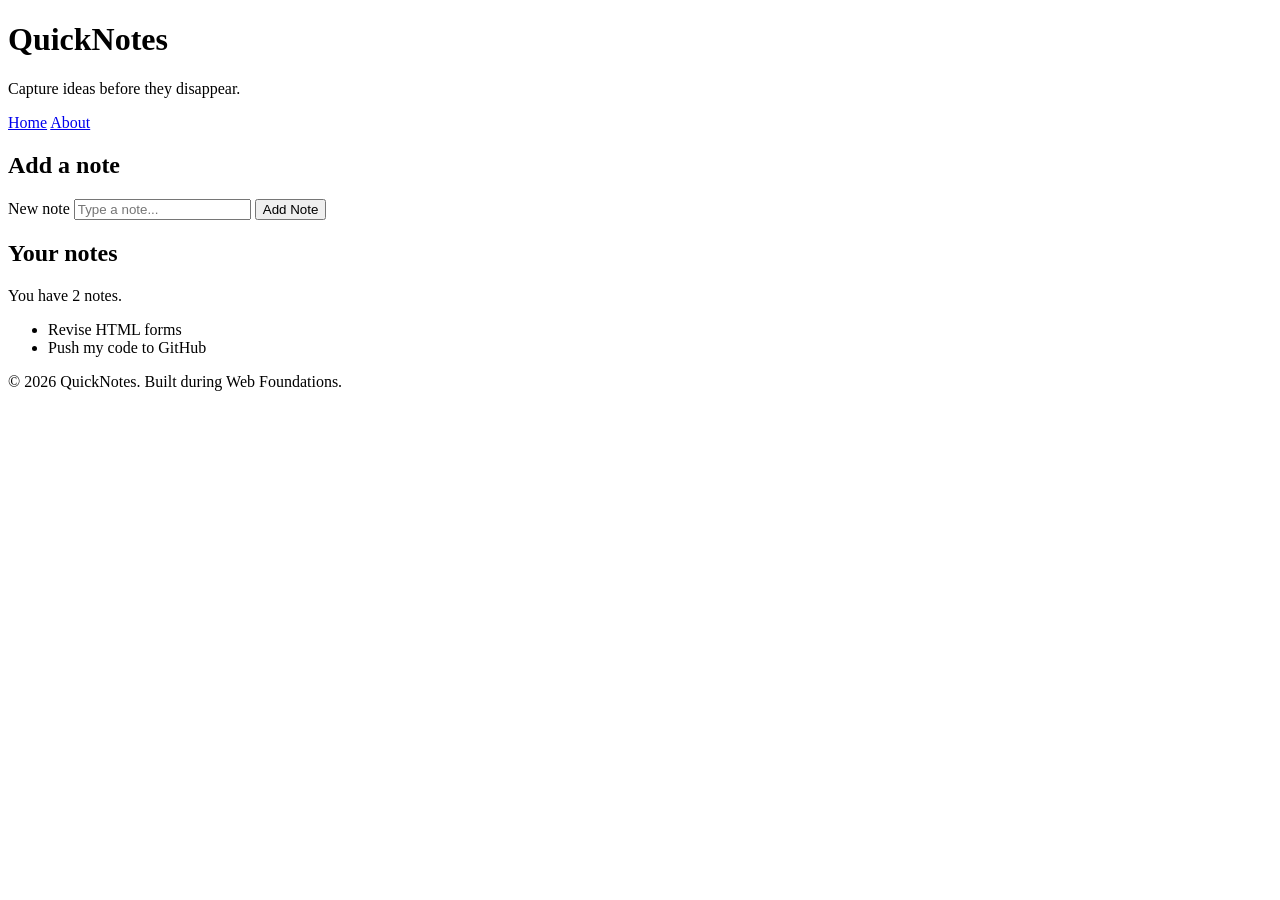
<file: day 1/index.html>
<!DOCTYPE html>
<html lang="en">
  <head>
    <meta charset="UTF-8" />
    <meta name="viewport" content="width=device-width, initial-scale=1.0" />
    <title>QuickNotes</title>
  </head>
  <body>
    <header>
      <h1>QuickNotes</h1>
      <p>Capture ideas before they disappear.</p>
      <nav>
        <a href="index.html">Home</a>
        <a href="about.html">About</a>
      </nav>
    </header>
 
    <main>
      <section>
        <h2>Add a note</h2>
        <form id="note-form">
          <label for="note-input">New note</label>
          <input type="text" id="note-input" placeholder="Type a note..." />
          <button type="submit">Add Note</button>
        </form>
      </section>
 
      <section>
        <h2>Your notes</h2>
        <p id="note-count">You have 2 notes.</p>
        <ul id="notes-list">
          <li>Revise HTML forms</li>
          <li>Push my code to GitHub</li>
        </ul>
      </section>
    </main>
 
    <footer>
      <p>&copy; 2026 QuickNotes. Built during Web Foundations.</p>
    </footer>
  </body>
</html>
</file>
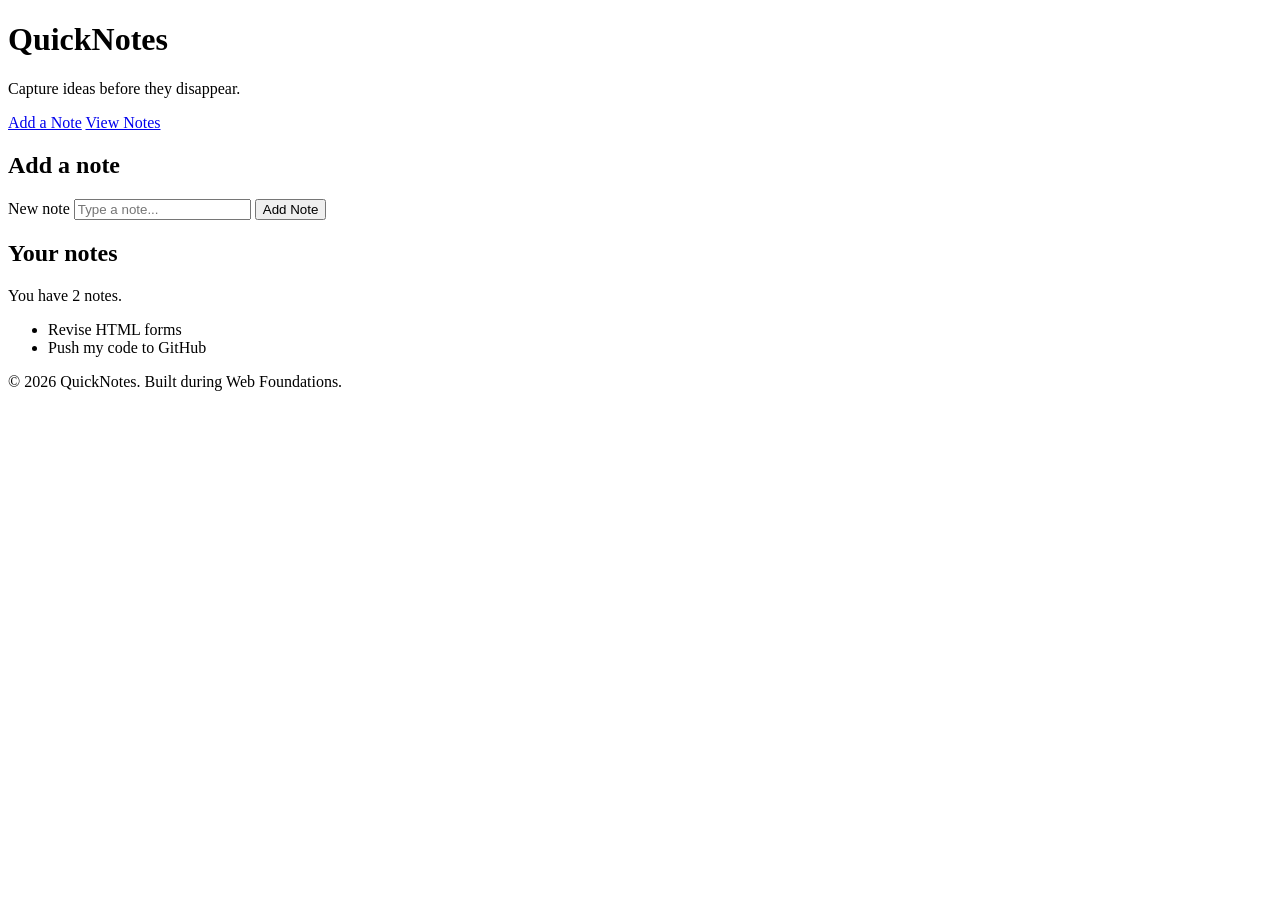
<file: day-1/index.html>
<!DOCTYPE html>
<html lang="en">
  <head>
    <meta charset="UTF-8" />
    <meta name="viewport" content="width=device-width, initial-scale=1.0" />
    <title>QuickNotes</title>
  </head>
  <body>
    <header>
      <h1>QuickNotes</h1>
      <p>Capture ideas before they disappear.</p>
      <nav>
        <a href="index.html">Add a Note</a>
        <a href="about.html">View Notes</a>
      </nav>
    </header>
 
    <main>
      <section>
        <h2>Add a note</h2>
        <form id="note-form">
          <label for="note-input">New note</label>
          <input type="text" id="note-input" placeholder="Type a note..." />
          <button type="submit">Add Note</button>
        </form>
      </section>
 
      <section>
        <h2>Your notes</h2>
        <p id="note-count">You have 2 notes.</p>
        <ul id="notes-list">
          <li>Revise HTML forms</li>
          <li>Push my code to GitHub</li>
        </ul>
      </section>
    </main>
 
    <footer>
      <p>&copy; 2026 QuickNotes. Built during Web Foundations.</p>
    </footer>
  </body>
</html>
</file>
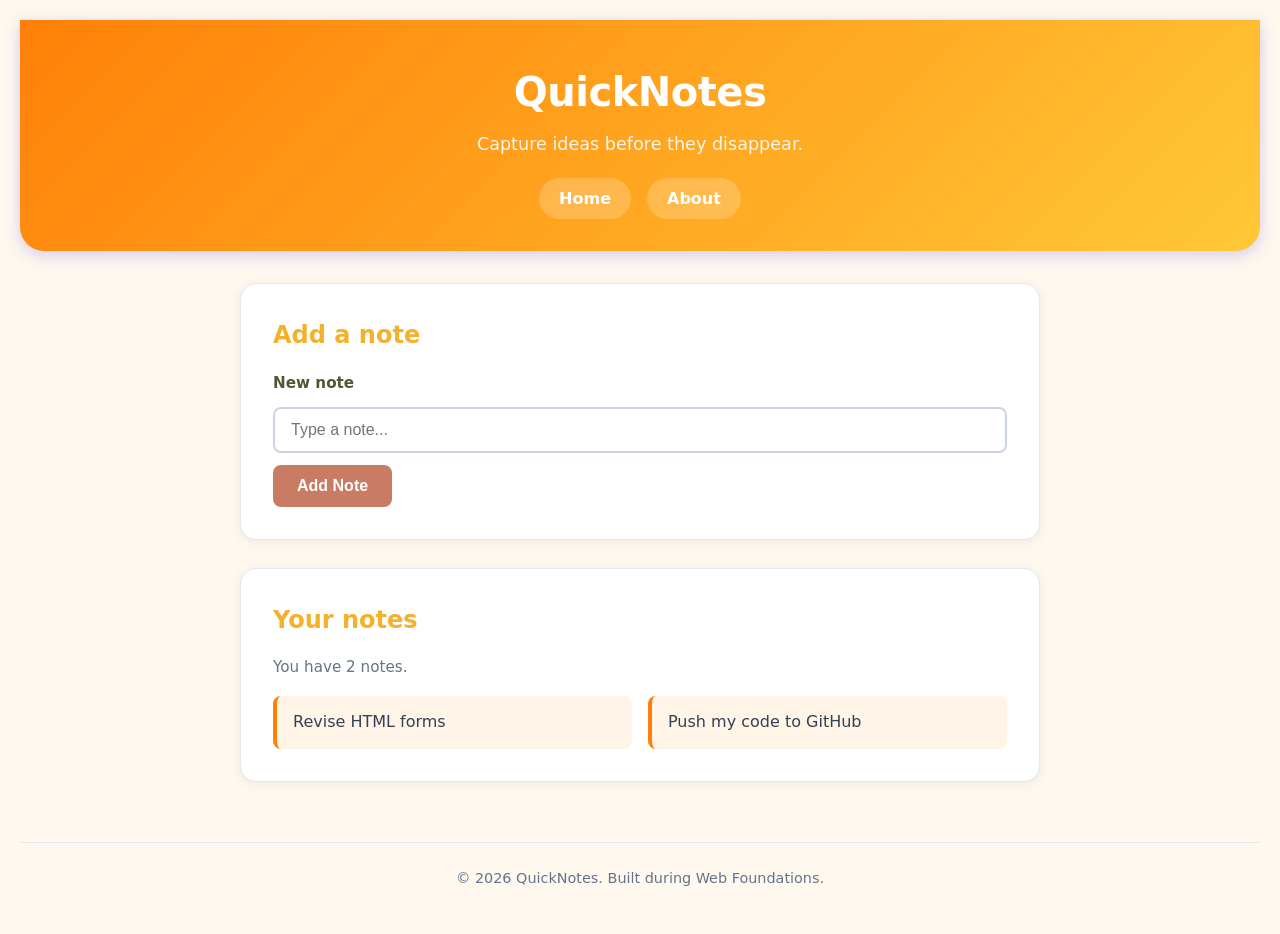
<file: day-2/index.html>
<!DOCTYPE html>
<html lang="en">
  <head>
    <meta charset="UTF-8" />
    <meta name="viewport" content="width=device-width, initial-scale=1.0" />
    <title>QuickNotes</title>
    <link rel="stylesheet" href="styles.css" />
  </head>
  <body>
    <header>
      <h1>QuickNotes</h1>
      <p>Capture ideas before they disappear.</p>
      <nav>
        <a href="index.html">Home</a>
        <a href="about.html">About</a>
      </nav>
    </header>
 
    <main>
      <section>
        <h2>Add a note</h2>
        <form id="note-form">
          <label for="note-input">New note</label>
          <input type="text" id="note-input" placeholder="Type a note..." />
          <button type="submit">Add Note</button>
        </form>
      </section>
 
      <section>
        <h2>Your notes</h2>
        <p id="note-count">You have 2 notes.</p>
        <ul id="notes-list">
          <li>Revise HTML forms</li>
          <li>Push my code to GitHub</li>
        </ul>
      </section>
    </main>
 
    <footer>
      <p>&copy; 2026 QuickNotes. Built during Web Foundations.</p>
    </footer>
  </body>
</html>
</file>
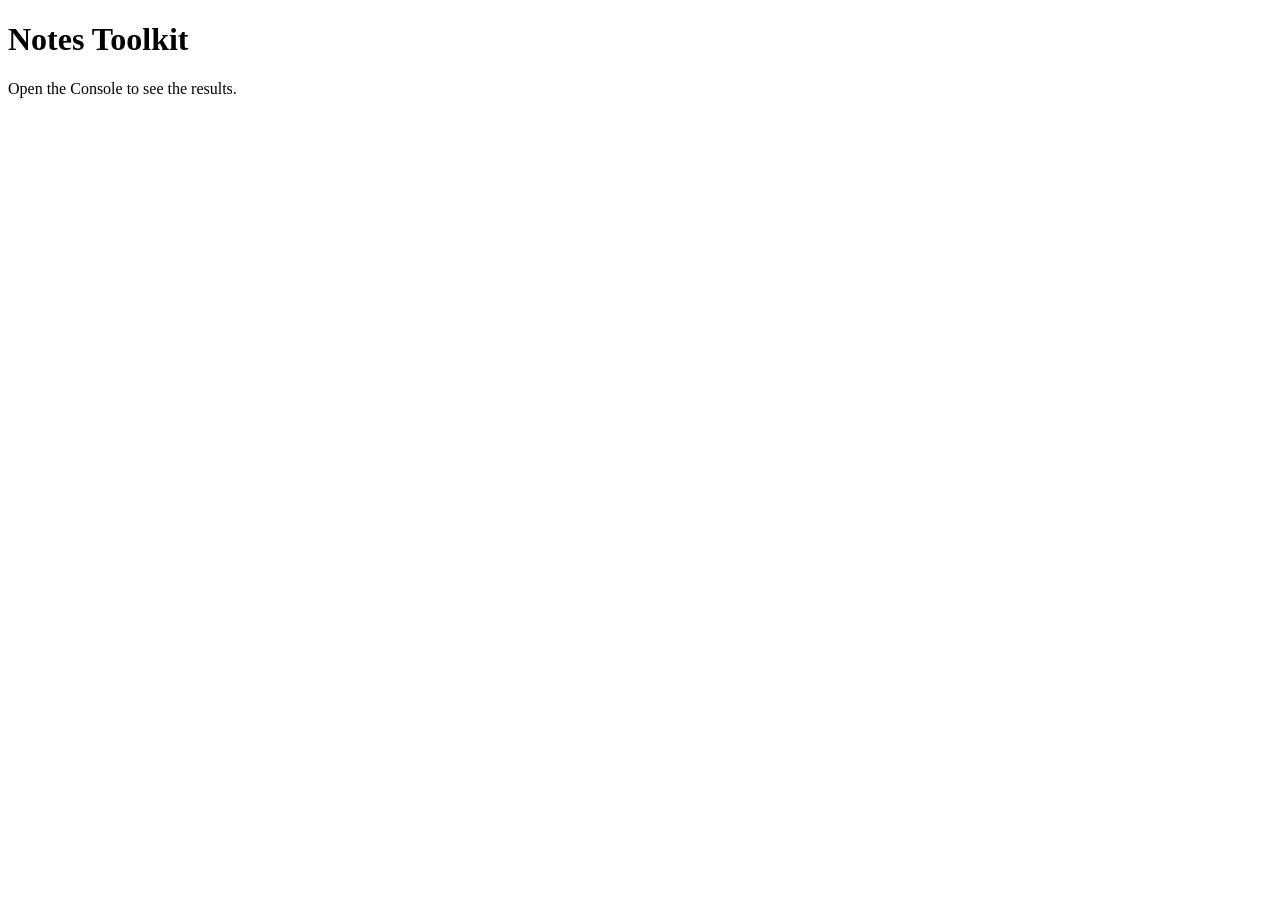
<file: day-3/index.html>
<!DOCTYPE html>
<html lang="en">
<head>
  <meta charset="UTF-8" />
  <meta name="viewport" content="width=device-width, initial-scale=1.0" />
  <title>Notes Toolkit</title>
</head>
<body>
  <h1>Notes Toolkit</h1>
  <p>Open the Console to see the results.</p>
  <script src="script.js" defer></script>
</body>
</html>
</file>
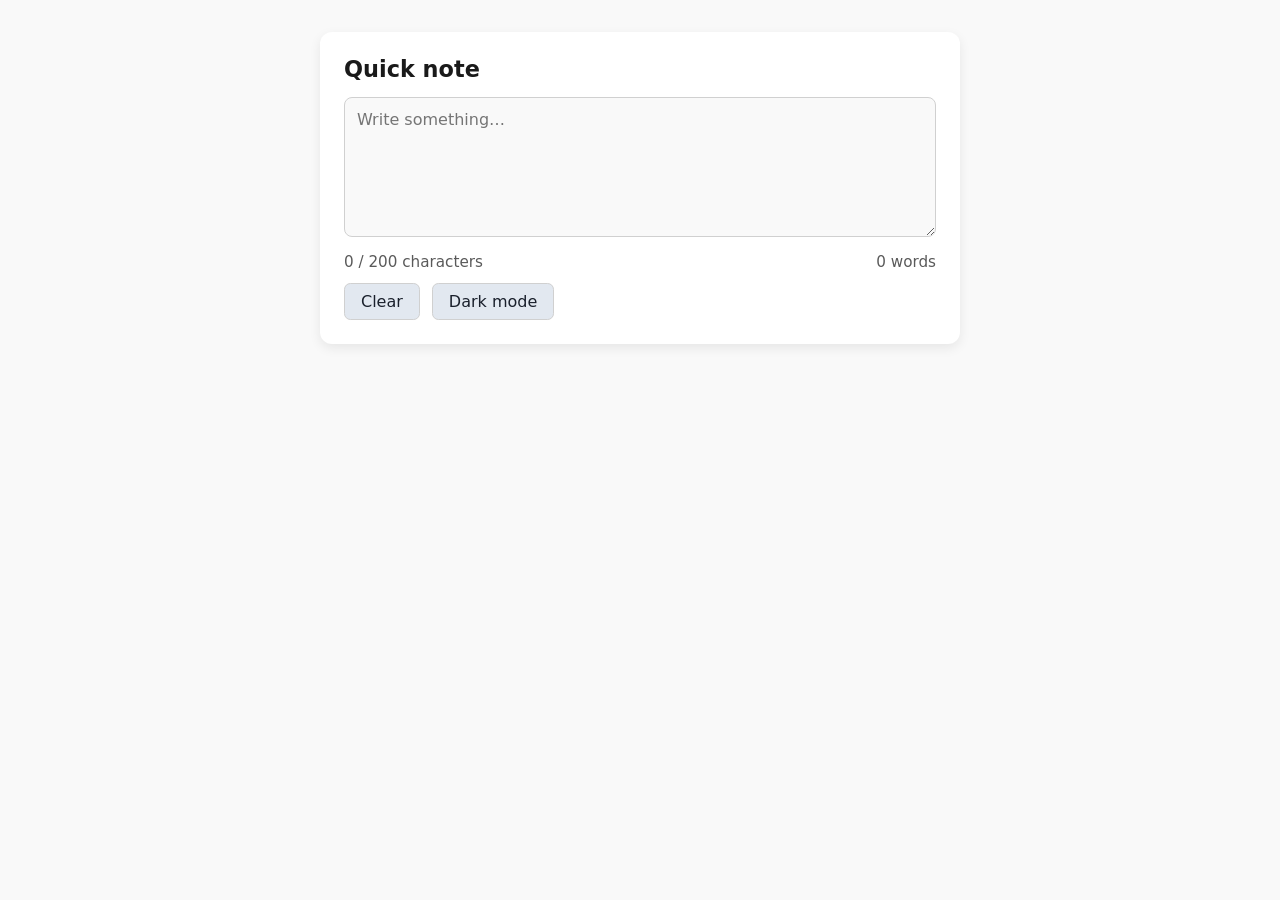
<file: day-4/index.html>
<!DOCTYPE html>
<html lang="en">
<head>
  <meta charset="UTF-8">
  <meta name="viewport" content="width=device-width, initial-scale=1.0">
  <title>Note · draft counter</title>
  <link rel="stylesheet" href="style.css">
  <script src="script.js" defer></script>
</head>
<body>
  <main class="app">
    <h1>Quick note</h1>

    <textarea id="note-text" placeholder="Write something…" rows="6"></textarea>

    <div class="counter-row">
      <p id="char-count" aria-live="polite">0 / 200 characters</p>
      <p id="word-count" aria-live="polite">0 words</p>
    </div>

    <div class="button-group">
      <button id="clear-btn" type="button">Clear</button>
      <button id="theme-toggle" type="button">Dark mode</button>
    </div>
  </main>
</body>
</html>
</file>
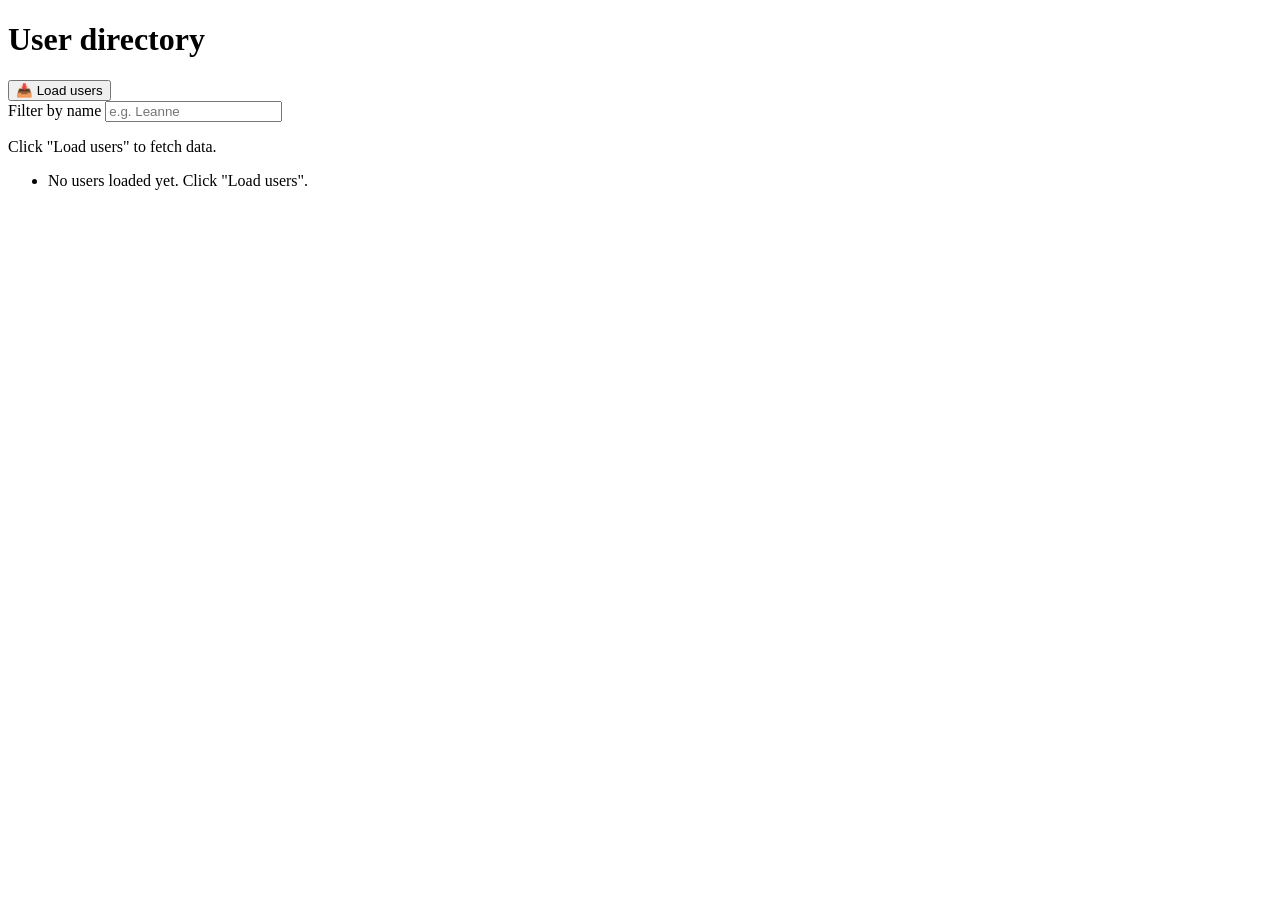
<file: day-5/index.html>
<!DOCTYPE html>
<html lang="en">
<head>
  <meta charset="UTF-8">
  <meta name="viewport" content="width=device-width, initial-scale=1.0">
  <title> Users & Filter </title>

</head>
<body>
  <div class="card">
    <h1>User directory</h1>

    <div class="toolbar">
      <button id="load-users" type="button">📥 Load users</button>
      <div class="filter-wrapper">
        <label for="filter-input">Filter by name</label>
        <input id="filter-input" type="text" placeholder="e.g. Leanne" autocomplete="off" />
      </div>
    </div>

    <p id="status">Click "Load users" to fetch data.</p>

    <ul id="users-list"></ul>
  </div>

  <!-- defer loads after HTML parsing -->
  <script src="users.js" defer></script>
</body>
</html>
</file>
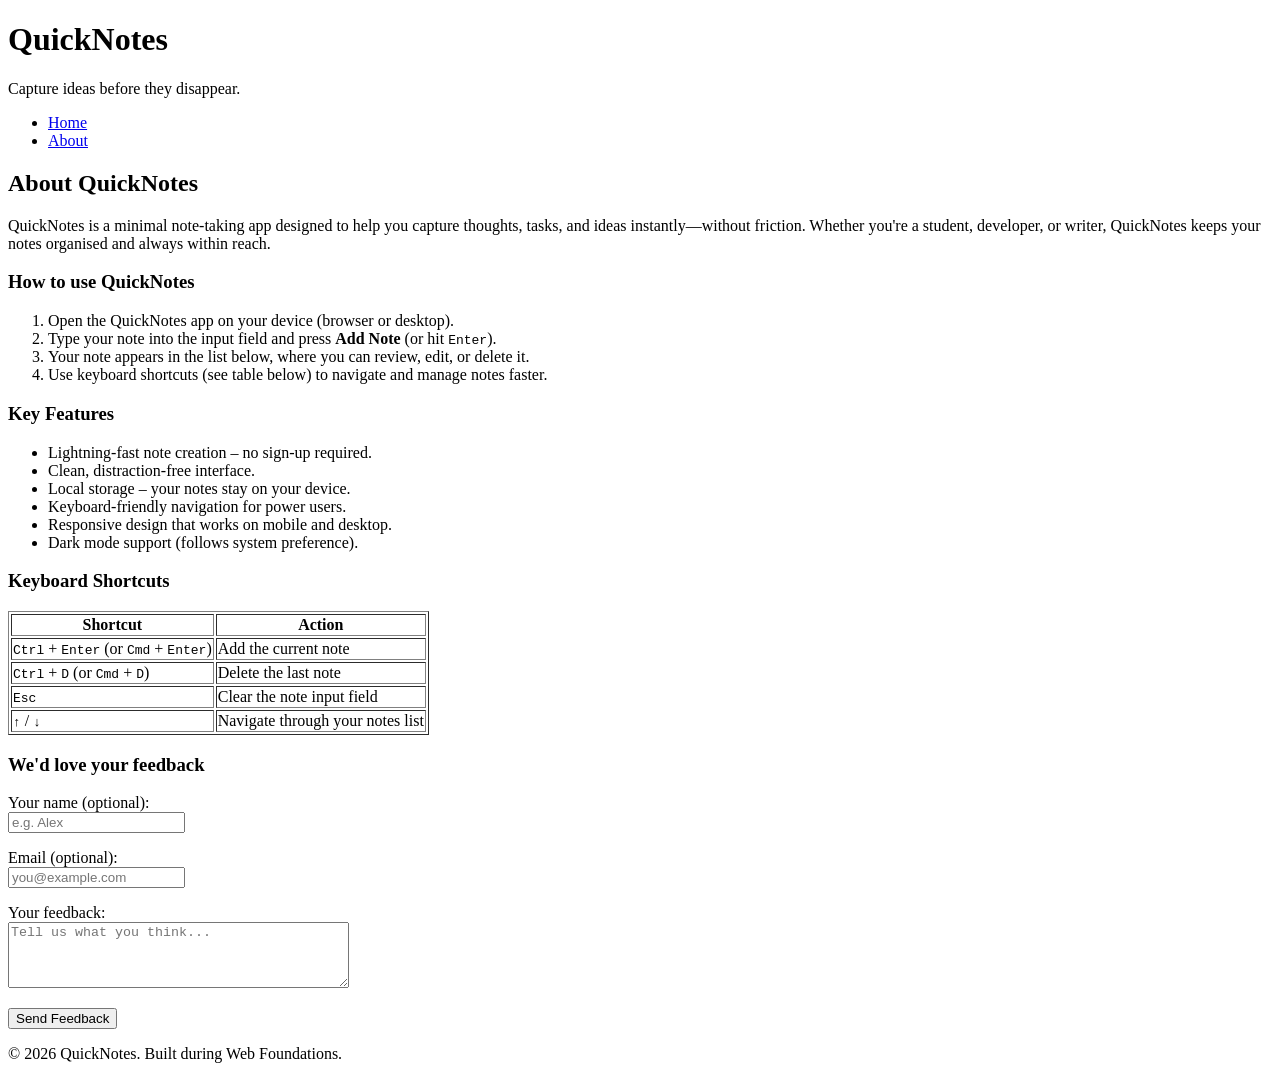
<file: day 1/about.html>
<!DOCTYPE html>
<html lang="en">
<head>
  <meta charset="UTF-8" />
  <meta name="viewport" content="width=device-width, initial-scale=1.0" />
  <title>About QuickNotes</title>
</head>
<body>

  <!-- Same header as index.html -->
  <header>
    <h1>QuickNotes</h1>
    <p>Capture ideas before they disappear.</p>
  </header>

  <!-- Same nav as index.html (inferred from typical QuickNotes layout; if nav was present, it's included) -->
  <nav>
    <ul>
      <li><a href="index.html">Home</a></li>
      <li><a href="about.html">About</a></li>
    </ul>
  </nav>

  <main>
    <h2>About QuickNotes</h2>
    <p>QuickNotes is a minimal note‑taking app designed to help you capture thoughts, tasks, and ideas instantly—without friction. Whether you're a student, developer, or writer, QuickNotes keeps your notes organised and always within reach.</p>

    <!-- How to use QuickNotes: ordered list with at least 3 steps -->
    <section>
      <h3>How to use QuickNotes</h3>
      <ol>
        <li>Open the QuickNotes app on your device (browser or desktop).</li>
        <li>Type your note into the input field and press <strong>Add Note</strong> (or hit <kbd>Enter</kbd>).</li>
        <li>Your note appears in the list below, where you can review, edit, or delete it.</li>
        <li>Use keyboard shortcuts (see table below) to navigate and manage notes faster.</li>
      </ol>
    </section>

    <!-- Features: unordered list -->
    <section>
      <h3>Key Features</h3>
      <ul>
        <li>Lightning‑fast note creation – no sign‑up required.</li>
        <li>Clean, distraction‑free interface.</li>
        <li>Local storage – your notes stay on your device.</li>
        <li>Keyboard‑friendly navigation for power users.</li>
        <li>Responsive design that works on mobile and desktop.</li>
        <li>Dark mode support (follows system preference).</li>
      </ul>
    </section>

    <!-- Keyboard shortcuts table: heading row + at least 2 rows -->
    <section>
      <h3>Keyboard Shortcuts</h3>
      <table border="1">
        <thead>
          <tr>
            <th>Shortcut</th>
            <th>Action</th>
          </tr>
        </thead>
        <tbody>
          <tr>
            <td><kbd>Ctrl</kbd> + <kbd>Enter</kbd> (or <kbd>Cmd</kbd> + <kbd>Enter</kbd>)</td>
            <td>Add the current note</td>
          </tr>
          <tr>
            <td><kbd>Ctrl</kbd> + <kbd>D</kbd> (or <kbd>Cmd</kbd> + <kbd>D</kbd>)</td>
            <td>Delete the last note</td>
          </tr>
          <tr>
            <td><kbd>Esc</kbd></td>
            <td>Clear the note input field</td>
          </tr>
          <tr>
            <td><kbd>↑</kbd> / <kbd>↓</kbd></td>
            <td>Navigate through your notes list</td>
          </tr>
        </tbody>
      </table>
    </section>

    <!-- Feedback form section -->
    <section>
      <h3>We'd love your feedback</h3>
      <form id="feedback-form">
        <p>
          <label for="feedback-name">Your name (optional):</label><br />
          <input type="text" id="feedback-name" name="name" placeholder="e.g. Alex" />
        </p>
        <p>
          <label for="feedback-email">Email (optional):</label><br />
          <input type="email" id="feedback-email" name="email" placeholder="you@example.com" />
        </p>
        <p>
          <label for="feedback-message">Your feedback:</label><br />
          <textarea id="feedback-message" name="message" rows="4" cols="40" placeholder="Tell us what you think..." required></textarea>
        </p>
        <p>
          <button type="submit">Send Feedback</button>
        </p>
      </form>
    </section>
  </main>

  <!-- Same footer as index.html -->
  <footer>
    <p>&copy; 2026 QuickNotes. Built during Web Foundations.</p>
  </footer>

</body>
</html>
</file>
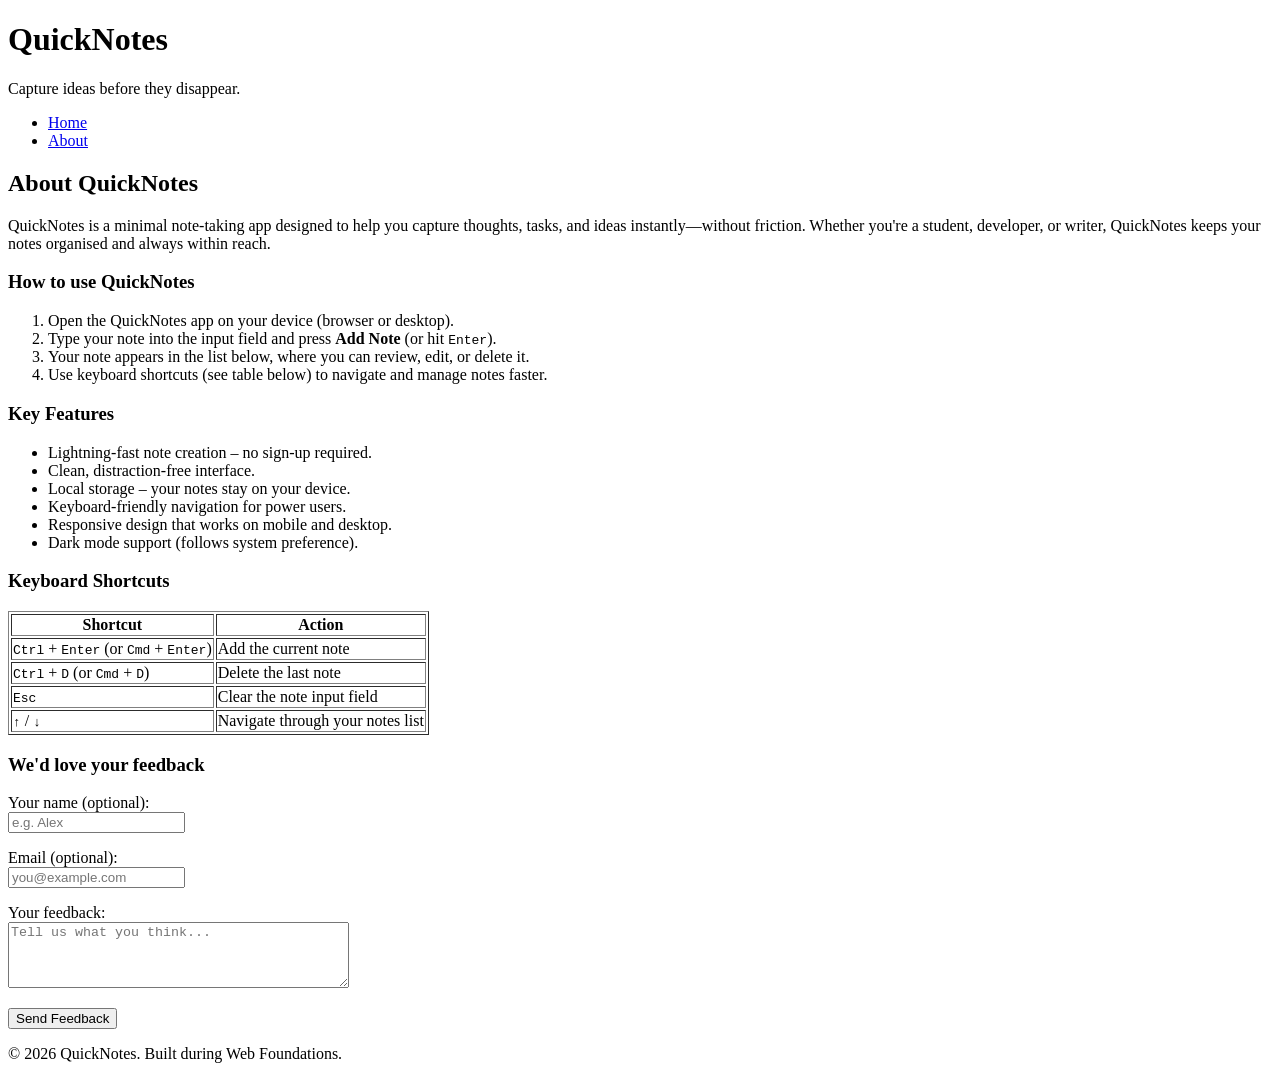
<file: day-1/about.html>
<!DOCTYPE html>
<html lang="en">
<head>
  <meta charset="UTF-8" />
  <meta name="viewport" content="width=device-width, initial-scale=1.0" />
  <title>About QuickNotes</title>
</head>
<body>

  <!-- Same header as index.html -->
  <header>
    <h1>QuickNotes</h1>
    <p>Capture ideas before they disappear.</p>
  </header>

  <!-- Same nav as index.html (inferred from typical QuickNotes layout; if nav was present, it's included) -->
  <nav>
    <ul>
      <li><a href="index.html">Home</a></li>
      <li><a href="about.html">About</a></li>
    </ul>
  </nav>

  <main>
    <h2>About QuickNotes</h2>
    <p>QuickNotes is a minimal note‑taking app designed to help you capture thoughts, tasks, and ideas instantly—without friction. Whether you're a student, developer, or writer, QuickNotes keeps your notes organised and always within reach.</p>

    <!-- How to use QuickNotes: ordered list with at least 3 steps -->
    <section>
      <h3>How to use QuickNotes</h3>
      <ol>
        <li>Open the QuickNotes app on your device (browser or desktop).</li>
        <li>Type your note into the input field and press <strong>Add Note</strong> (or hit <kbd>Enter</kbd>).</li>
        <li>Your note appears in the list below, where you can review, edit, or delete it.</li>
        <li>Use keyboard shortcuts (see table below) to navigate and manage notes faster.</li>
      </ol>
    </section>

    <!-- Features: unordered list -->
    <section>
      <h3>Key Features</h3>
      <ul>
        <li>Lightning‑fast note creation – no sign‑up required.</li>
        <li>Clean, distraction‑free interface.</li>
        <li>Local storage – your notes stay on your device.</li>
        <li>Keyboard‑friendly navigation for power users.</li>
        <li>Responsive design that works on mobile and desktop.</li>
        <li>Dark mode support (follows system preference).</li>
      </ul>
    </section>

    <!-- Keyboard shortcuts table: heading row + at least 2 rows -->
    <section>
      <h3>Keyboard Shortcuts</h3>
      <table border="1">
        <thead>
          <tr>
            <th>Shortcut</th>
            <th>Action</th>
          </tr>
        </thead>
        <tbody>
          <tr>
            <td><kbd>Ctrl</kbd> + <kbd>Enter</kbd> (or <kbd>Cmd</kbd> + <kbd>Enter</kbd>)</td>
            <td>Add the current note</td>
          </tr>
          <tr>
            <td><kbd>Ctrl</kbd> + <kbd>D</kbd> (or <kbd>Cmd</kbd> + <kbd>D</kbd>)</td>
            <td>Delete the last note</td>
          </tr>
          <tr>
            <td><kbd>Esc</kbd></td>
            <td>Clear the note input field</td>
          </tr>
          <tr>
            <td><kbd>↑</kbd> / <kbd>↓</kbd></td>
            <td>Navigate through your notes list</td>
          </tr>
        </tbody>
      </table>
    </section>

    <!-- Feedback form section -->
    <section>
      <h3>We'd love your feedback</h3>
      <form id="feedback-form">
        <p>
          <label for="feedback-name">Your name (optional):</label><br />
          <input type="text" id="feedback-name" name="name" placeholder="e.g. Alex" />
        </p>
        <p>
          <label for="feedback-email">Email (optional):</label><br />
          <input type="email" id="feedback-email" name="email" placeholder="you@example.com" />
        </p>
        <p>
          <label for="feedback-message">Your feedback:</label><br />
          <textarea id="feedback-message" name="message" rows="4" cols="40" placeholder="Tell us what you think..." required></textarea>
        </p>
        <p>
          <button type="submit">Send Feedback</button>
        </p>
      </form>
    </section>
  </main>

  <!-- Same footer as index.html -->
  <footer>
    <p>&copy; 2026 QuickNotes. Built during Web Foundations.</p>
  </footer>

</body>
</html>
</file>
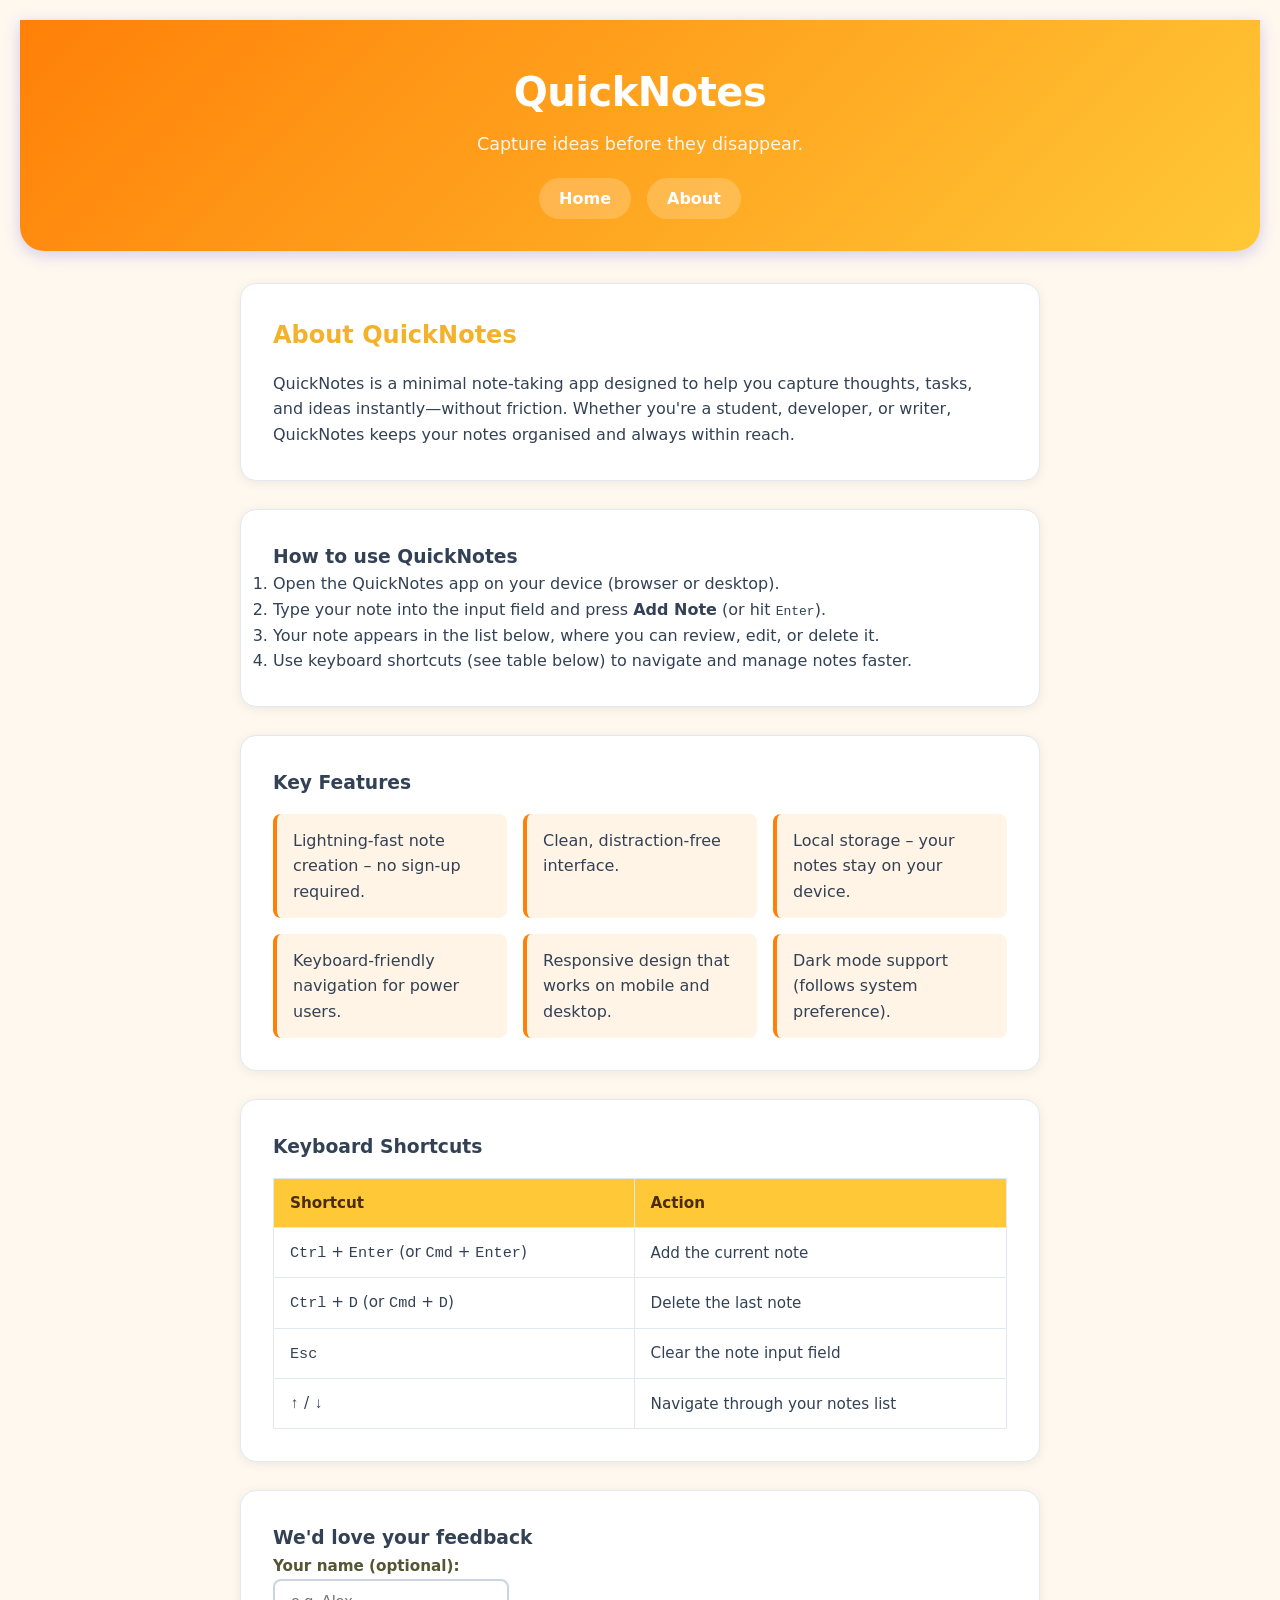
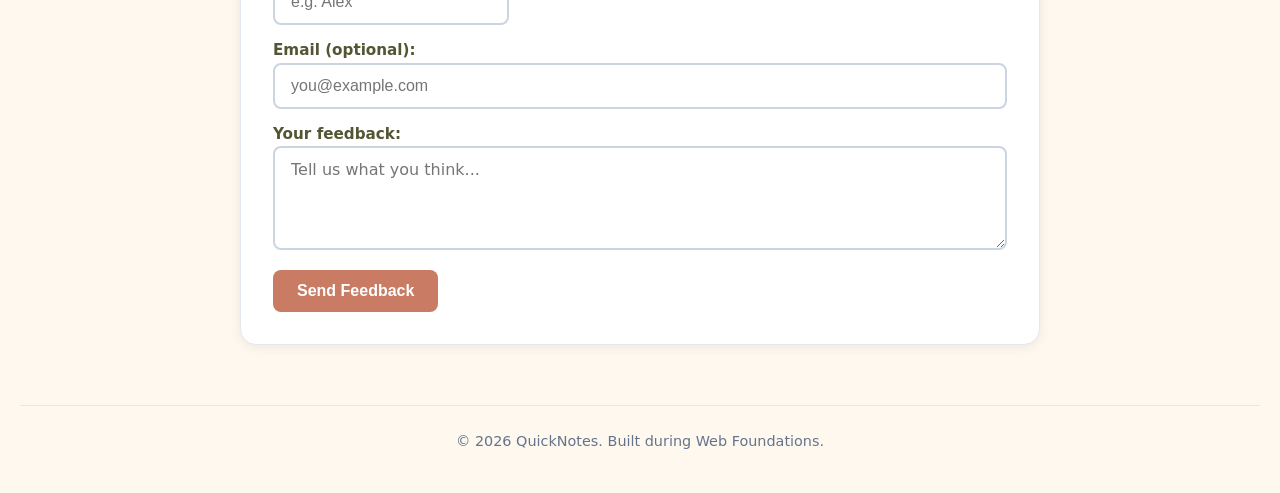
<file: day-2/about.html>
<!DOCTYPE html>
<html lang="en">

<head>
    <meta charset="UTF-8" />
    <meta name="viewport" content="width=device-width, initial-scale=1.0" />
    <title>About QuickNotes</title>
    <link rel="stylesheet" href="styles.css" />
</head>

<body>

    <!-- Same header as index.html -->
    <header>
        <h1>QuickNotes</h1>
        <p>Capture ideas before they disappear.</p>
        <nav>
            <a href="index.html">Home</a>
            <a href="about.html">About</a>
        </nav>
    </header>

    <main>
        <!-- Intro -->
        <section>
            <h2>About QuickNotes</h2>
            <p>QuickNotes is a minimal note‑taking app designed to help you capture thoughts, tasks, and ideas
                instantly—without friction. Whether you're a student, developer, or writer, QuickNotes keeps your notes
                organised and always within reach.</p>
        </section>

        <!-- How to use QuickNotes -->
        <section>
            <h3>How to use QuickNotes</h3>
            <ol>
                <li>Open the QuickNotes app on your device (browser or desktop).</li>
                <li>Type your note into the input field and press <strong>Add Note</strong> (or hit <kbd>Enter</kbd>).
                </li>
                <li>Your note appears in the list below, where you can review, edit, or delete it.</li>
                <li>Use keyboard shortcuts (see table below) to navigate and manage notes faster.</li>
            </ol>
        </section>

        <!-- Features -->
        <section>
            <h3>Key Features</h3>
            <ul class="features">
                <li>Lightning‑fast note creation – no sign‑up required.</li>
                <li>Clean, distraction‑free interface.</li>
                <li>Local storage – your notes stay on your device.</li>
                <li>Keyboard‑friendly navigation for power users.</li>
                <li>Responsive design that works on mobile and desktop.</li>
                <li>Dark mode support (follows system preference).</li>
            </ul>
        </section>

        <!-- Keyboard shortcuts table -->
        <section>
            <h3>Keyboard Shortcuts</h3>
            <table>
                <thead>
                    <tr>
                        <th>Shortcut</th>
                        <th>Action</th>
                    </tr>
                </thead>
                <tbody>
                    <tr>
                        <td><kbd>Ctrl</kbd> + <kbd>Enter</kbd> (or <kbd>Cmd</kbd> + <kbd>Enter</kbd>)</td>
                        <td>Add the current note</td>
                    </tr>
                    <tr>
                        <td><kbd>Ctrl</kbd> + <kbd>D</kbd> (or <kbd>Cmd</kbd> + <kbd>D</kbd>)</td>
                        <td>Delete the last note</td>
                    </tr>
                    <tr>
                        <td><kbd>Esc</kbd></td>
                        <td>Clear the note input field</td>
                    </tr>
                    <tr>
                        <td><kbd>↑</kbd> / <kbd>↓</kbd></td>
                        <td>Navigate through your notes list</td>
                    </tr>
                </tbody>
            </table>
        </section>

        <!-- Feedback form section -->
        <section>
            <h3>We'd love your feedback</h3>
            <form id="feedback-form">
                <p>
                    <label for="feedback-name">Your name (optional):</label><br />
                    <input type="text" id="feedback-name" name="name" placeholder="e.g. Alex" />
                </p>
                <p>
                    <label for="feedback-email">Email (optional):</label><br />
                    <input type="email" id="feedback-email" name="email" placeholder="you@example.com" />
                </p>
                <p>
                    <label for="feedback-message">Your feedback:</label><br />
                    <textarea id="feedback-message" name="message" rows="4" cols="40"
                        placeholder="Tell us what you think..." required></textarea>
                </p>
                <p>
                    <button type="submit">Send Feedback</button>
                </p>
            </form>
        </section>
    </main>

    <!-- Same footer as index.html -->
    <footer>
        <p>&copy; 2026 QuickNotes. Built during Web Foundations.</p>
    </footer>

</body>

</html>
</file>
<file: day-2/styles.css>
/* ============================
   Reset & Base Styles
   ============================ */
* {
    margin: 0;
    padding: 0;
    box-sizing: border-box;
}

body {
    font-family: system-ui, -apple-system, BlinkMacSystemFont, 'Segoe UI', Roboto, Oxygen, Ubuntu, Cantarell, 'Open Sans', 'Helvetica Neue', sans-serif;
    line-height: 1.6;
    color: #334155;
    background-color: #fff8ef;
    min-height: 100vh;
    display: flex;
    flex-direction: column;
    padding: 20px;
}

/* ============================
   Header
   ============================ */
header {
    text-align: center;
    padding: 2.5rem 1rem 2rem;
    background: linear-gradient(135deg, #FF8008, #FFC837);
    color: #fff;
    border-radius: 0 0 1.5rem 1.5rem;
    margin-bottom: 2rem;
    box-shadow: 0 4px 16px rgba(79, 70, 229, 0.25);
}

header h1 {
    font-size: 2.5rem;
    font-weight: 800;
    letter-spacing: -0.5px;
    margin-bottom: 0.35rem;
}

header p {
    font-size: 1.1rem;
    opacity: 0.9;
    margin-bottom: 1.25rem;
}

/* ============================
   Navigation (Flexbox, centred row)
   ============================ */
nav {
    display: flex;
    justify-content: center;
    align-items: center;
    gap: 1rem;
    flex-wrap: wrap;
}

nav a {
    color: #fff;
    text-decoration: none;
    font-weight: 600;
    padding: 0.5rem 1.25rem;
    border-radius: 999px;
    background-color: rgba(255, 255, 255, 0.2);
    transition: background-color 0.25s ease, transform 0.2s ease;
}

nav a:hover {
    background-color: rgba(255, 255, 255, 0.35);
    transform: translateY(-2px);
}

/* ============================
   Main Content
   ============================ */
main {
    max-width: 800px;
    margin-left: auto;
    margin-right: auto;
    width: 100%;
    flex: 1;
}

/* ============================
   Sections (white card look)
   ============================ */
section {
    background-color: #ffffff;
    border-radius: 1rem;
    padding: 2rem;
    margin-bottom: 1.75rem;
    box-shadow: 0 2px 12px rgba(0, 0, 0, 0.07);
    border: 1px solid #e2e8f0;
}

section h2 {
    font-size: 1.5rem;
    margin-bottom: 1rem;
    color: #f4b12b;
}

/* ============================
   Form
   ============================ */
form {
    display: flex;
    flex-direction: column;
    gap: 0.75rem;
}

label {
    font-weight: 600;
    font-size: 0.95rem;
    color: #535533;
}

input[type="text"] {
    padding: 0.75rem 1rem;
    border: 2px solid #cbd5e1;
    border-radius: 0.5rem;
    font-size: 1rem;
    transition: border-color 0.25s ease, box-shadow 0.25s ease;
}

input[type="text"]:focus {
    outline: none;
    border-color: #FF8008;
    box-shadow: 0 0 0 3px rgba(255, 128, 8, 0.2);
}

/* ============================
   Buttons
   ============================ */
button {
    padding: 0.75rem 1.5rem;
    font-size: 1rem;
    font-weight: 600;
    color: #fff;
    background-color: #C97B63;
    border: none;
    border-radius: 0.5rem;
    cursor: pointer;
    transition: background-color 0.25s ease, transform 0.15s ease,
        box-shadow 0.25s ease;
    align-self: flex-start;
}

button:hover {
    background-color: #D97A5A;
    transform: translateY(-2px);
    box-shadow: 0 4px 12px rgba(201, 123, 99, 0.35);
}

button:active {
    transform: translateY(0);
    box-shadow: none;
}

/* ============================
   Notes List
   ============================ */
#notes-list {
    list-style: none;
    display: grid;
    grid-template-columns: repeat(auto-fit, minmax(180px, 1fr));
    gap: 1rem;
    margin-top: 1rem;
}

#notes-list li {
    background-color: #fff4e6;
    border-left: 4px solid #FF8008;
    border-radius: 0.5rem;
    padding: 0.85rem 1rem;
    font-weight: 500;
    transition: transform 0.2s ease, box-shadow 0.2s ease;
}

#notes-list li:hover {
    transform: translateY(-3px);
    box-shadow: 0 4px 12px rgba(255, 128, 8, 0.15);
}

#note-count {
    color: #64748b;
    font-size: 0.95rem;
    margin-bottom: 0.5rem;
}

/* ============================
   Features List (grid of cards)
   ============================ */
.features {
    display: grid;
    grid-template-columns: repeat(auto-fit, minmax(180px, 1fr));
    gap: 1rem;
    list-style: none;
    margin-top: 1rem;
}

.features li {
    background-color: #fff4e6;
    border-left: 4px solid #FF8008;
    border-radius: 0.5rem;
    padding: 0.85rem 1rem;
    font-weight: 500;
    transition: transform 0.2s ease, box-shadow 0.2s ease;
}

.features li:hover {
    transform: translateY(-3px);
    box-shadow: 0 4px 12px rgba(255, 128, 8, 0.15);
}

/* ============================
   Table
   ============================ */
table {
    width: 100%;
    border-collapse: collapse;
    margin-top: 1rem;
    font-size: 0.95rem;
}

th, td {
    padding: 0.75rem 1rem;
    text-align: left;
    border: 1px solid #e2e8f0;
}

th {
    background-color: #FFC837;
    color: #4a2c0a;
    font-weight: 700;
}

tbody tr:hover {
    background-color: #fff7e6;
}

/* ============================
   Feedback form extras
   ============================ */
textarea {
    width: 100%;
    padding: 0.75rem 1rem;
    border: 2px solid #cbd5e1;
    border-radius: 0.5rem;
    font-family: inherit;
    font-size: 1rem;
    resize: vertical;
    transition: border-color 0.25s ease, box-shadow 0.25s ease;
}

textarea:focus {
    outline: none;
    border-color: #FF8008;
    box-shadow: 0 0 0 3px rgba(255, 128, 8, 0.2);
}

input[type="email"] {
    padding: 0.75rem 1rem;
    border: 2px solid #cbd5e1;
    border-radius: 0.5rem;
    font-size: 1rem;
    width: 100%;
    transition: border-color 0.25s ease, box-shadow 0.25s ease;
}

input[type="email"]:focus {
    outline: none;
    border-color: #FF8008;
    box-shadow: 0 0 0 3px rgba(255, 128, 8, 0.2);
}

/* ============================
   Footer
   ============================ */
footer {
    text-align: center;
    padding: 1.5rem 1rem;
    margin-top: 2rem;
    color: #64748b;
    font-size: 0.9rem;
    border-top: 1px solid #e2e8f0;
}

/* ============================
   Media Query — small screens
   ============================ */
@media (max-width: 600px) {
    header {
        padding: 1.5rem 0.75rem 1.25rem;
        border-radius: 0 0 1rem 1rem;
    }

    header h1 {
        font-size: 1.75rem;
    }

    header p {
        font-size: 0.95rem;
    }

    nav a {
        padding: 0.4rem 1rem;
        font-size: 0.9rem;
    }

    section {
        padding: 1.25rem;
    }

    button {
        width: 100%;
        text-align: center;
    }

    #notes-list,
    .features {
        grid-template-columns: 1fr;
    }
}
</file>
<file: day-4/style.css>
:root {
    --bg: #f9f9f9;
    --surface: #ffffff;
    --text: #1a1a1a;
    --text-muted: #5a5a5a;
    --border: #d0d0d0;
    --accent: #2b6cb0;
    --warning: #ed8936;
    --over: #e53e3e;
    --button-bg: #e2e8f0;
    --button-text: #1a202c;
}

body.dark {
    --bg: #181819;
    --surface: #2d3748;
    --text: #f7fafc;
    --text-muted: #a0aec0;
    --border: #4a5568;
    --accent: #63b3ed;
    --warning: #f6ad55;
    --over: #fc8181;
    --button-bg: #4a5568;
    --button-text: #f7fafc;
}

* {
    box-sizing: border-box;
}

body {
    margin: 0;
    padding: 2rem 1rem;
    font-family: system-ui, -apple-system, "Segoe UI", sans-serif;
    background: var(--bg);
    color: var(--text);
    transition: background 0.2s, color 0.2s;
}

.app {
    max-width: 40rem;
    margin: 0 auto;
    background: var(--surface);
    padding: 1.5rem;
    border-radius: 0.75rem;
    box-shadow: 0 4px 12px rgba(0, 0, 0, 0.08);
}

h1 {
    margin-top: 0;
    font-size: 1.4rem;
}

textarea {
    width: 100%;
    padding: 0.75rem;
    font: inherit;
    color: var(--text);
    background: var(--bg);
    border: 1px solid var(--border);
    border-radius: 0.5rem;
    resize: vertical;
    outline: none;
}

textarea:focus {
    border-color: var(--accent);
    box-shadow: 0 0 0 2px var(--accent);
}

.counter-row {
    display: flex;
    justify-content: space-between;
    gap: 1rem;
    margin: 0.75rem 0;
}

.counter-row p {
    margin: 0;
    font-size: 0.95rem;
    color: var(--text-muted);
}

/* character counter warning states */
.warning {
    color: var(--warning);
}

.over {
    color: var(--over);
    font-weight: bold;
}

.button-group {
    display: flex;
    gap: 0.75rem;
}

button {
    padding: 0.5rem 1rem;
    font: inherit;
    color: var(--button-text);
    background: var(--button-bg);
    border: 1px solid var(--border);
    border-radius: 0.4rem;
    cursor: pointer;
    transition: background 0.15s, border-color 0.15s;
}

button:hover {
    border-color: var(--accent);
}
</file>
